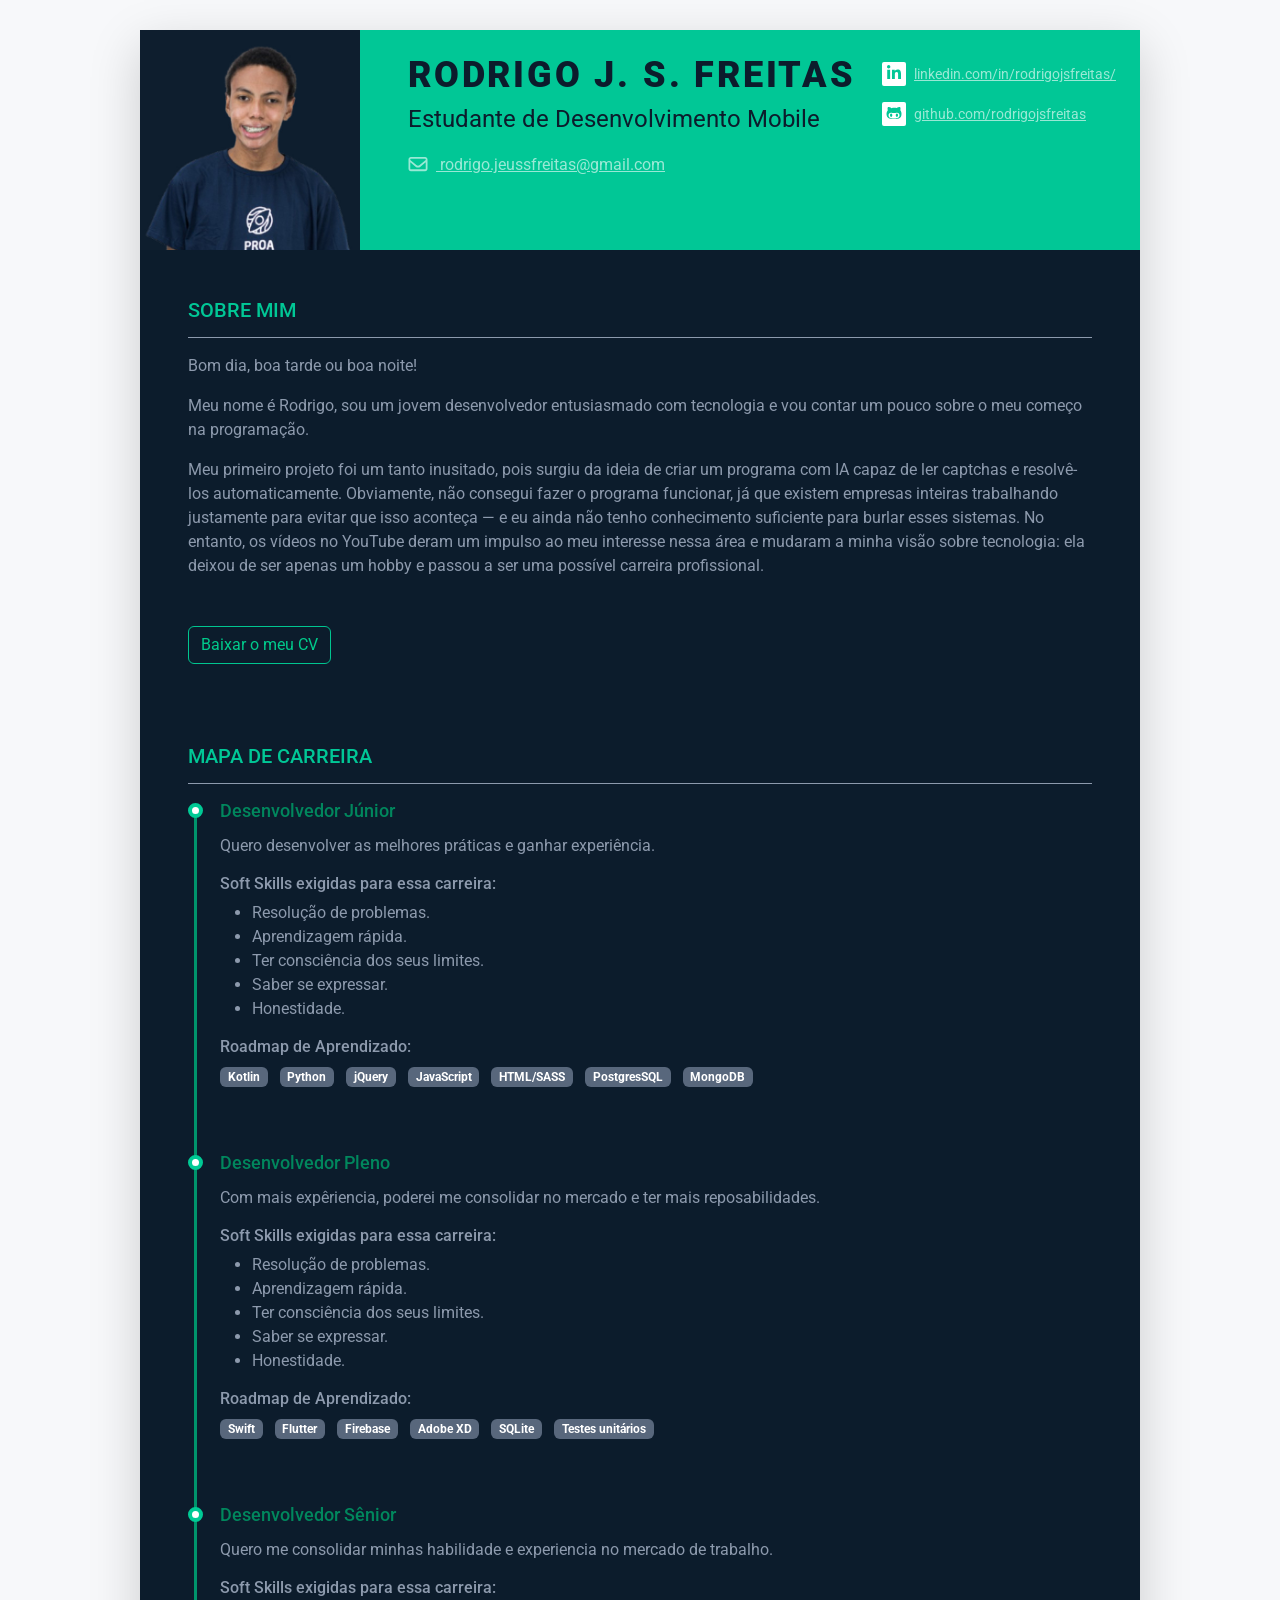
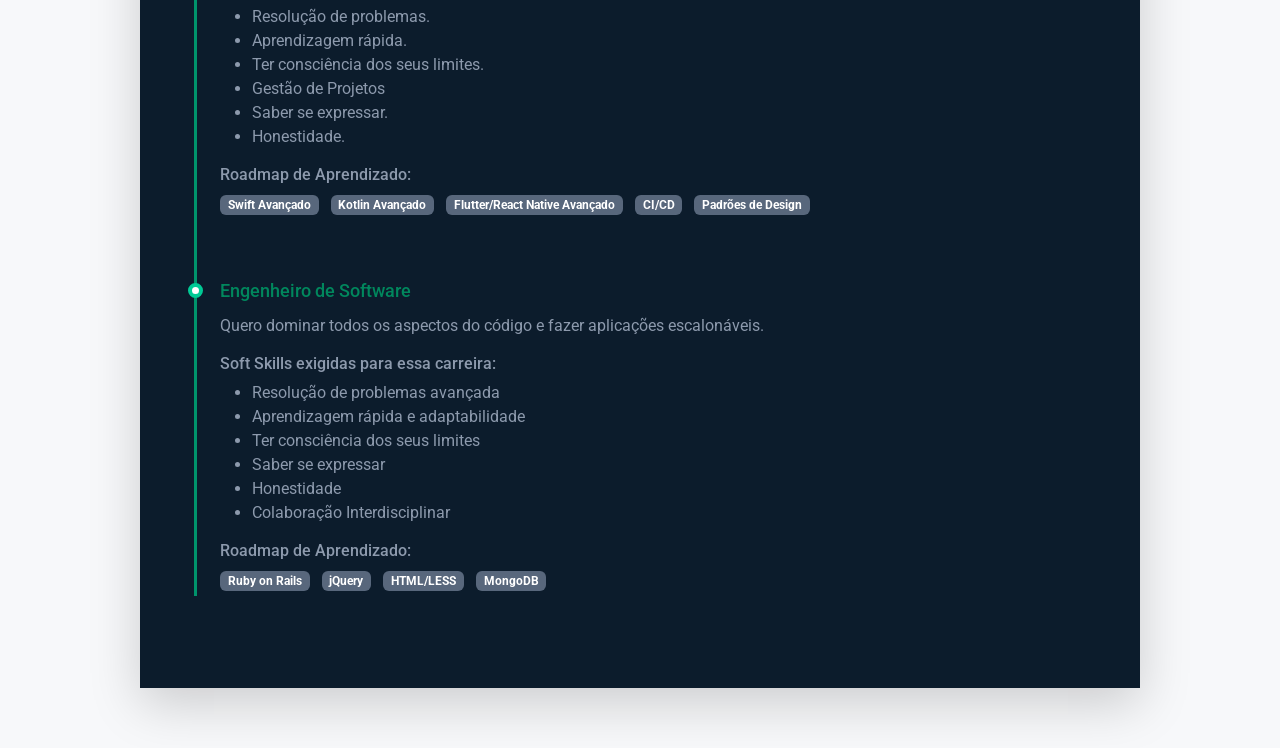
<file: index.html>
<!DOCTYPE html>
<html lang="pt-Br">

	<!-- 
		
		Instruções para manipular os arquivos. 

		1. Abra o arquivo index.html no seu editor de código.
		2. Customize o conteúdo do arquivo index.html de acordo com as suas necessidades.
		3. Altere a foto, o favicon e o título do site.
		4. O arquivo bootstrap possui variados temas de cores, escolha o que mais lhe agradar. (Olhar a pasta assets/css.)
		5. Linkedin e GitHub são apenas exemplos de redes sociais, sinta-se livre para adicionar outras redes sociais.
		6. Adicione um link para o seu currículo em PDF. (Dica: Utilize o Google Drive para hospedar o arquivo PDF e compartilhar o link.)
		7. Para as barras de afinidades com as tecnologias, você pode alterar o nome da tecnologia e a porcentagem de afinidade. Procure pela classe "progress-bar" e altere o valor de width. (Dica: A porcentagem é um valor entre 0 e 100.)
		8. Salve o arquivo e abra o arquivo index.html no seu navegador para visualizar o site.
		9. Subir no GitHub. 
		10. Publicar utilizando o GitHub Pages. (Tutorial: https://www.alura.com.br/artigos/como-colocar-projeto-no-ar-com-github-pages/)
		11. Compartilhar o link do seu site com a professora Adriana através da Planilha. 
		12. Parabéns! Você concluiu o desafio.

	-->


<head>
	<title>Rodrigo Jesus: Mapa de Carreira</title>


	<!-- Meta -->
	<meta charset="utf-8">
	<meta http-equiv="X-UA-Compatible" content="IE=edge">
	<meta name="viewport" content="width=device-width, initial-scale=1.0">
	<meta name="description" content="">
	<meta name="author" content="">
	<link rel="shortcut icon" href="/assets/images/rjsficon.png">


	<!-- Google Font -->
	<link href="https://fonts.googleapis.com/css?family=Roboto:300,400,500,700,900" rel="stylesheet">

	<!-- FontAwesome JS-->
	<script defer src="assets/fontawesome/js/all.min.js"></script>

	<!-- Theme CSS -->
	<link id="theme-style" rel="stylesheet" href="assets/css/bootstrap-6.css">

</head>

<body>

	<article class="resume-wrapper text-center position-relative">
		<div class="resume-wrapper-inner mx-auto text-start bg-white shadow-lg">
			<header class="resume-header pt-4 pt-md-0">
				<div class="row">
					<div class="col-12 col-md-auto resume-picture-holder d-flex align-items-center justify-content-center mb-3 mb-md-0">
    <img class="picture img-fluid" src="./assets/images/profile.jpg" alt="Foto de perfil" width="480" height="480">
</div>
					<div class="col">
						<div class="row p-4 justify-content-center justify-content-md-between">
							<div class="primary-info col-auto">
								<h1 class="name mt-0 mb-1 text-white text-uppercase text-uppercase">Rodrigo J. S. Freitas</h1>
								<div class="title mb-3">Estudante de Desenvolvimento Mobile</div>
								<ul class="list-unstyled">
									<li class="mb-2">
										<a class="text-link" href="mailto:rodrigo.jeussfreitas@gmail.com">
											<i class="far fa-envelope fa-fw me-2" data-fa-transform="grow-3"></i>
											rodrigo.jeussfreitas@gmail.com
										</a>
									</li>
								</ul>
							</div>
							<div class="secondary-info col-auto mt-2">
								<ul class="resume-social list-unstyled">
									<li class="mb-3"><a class="text-link" href="https://www.linkedin.com/in/rodrigojsfreitas/">
											<span class="fa-container text-center me-2">
												<i
													class="fab fa-linkedin-in fa-fw"></i></span>linkedin.com/in/rodrigojsfreitas/</a>
									</li>
									<li class="mb-3">
										<a class="text-link" href="https://github.com/rodrigojsfreitas">
											<span class="fa-container text-center me-2">
												<i class="fab fa-github-alt fa-fw"></i></span>github.com/rodrigojsfreitas
										</a>
									</li>

								</ul>
							</div>
						</div>

					</div>
				</div>
			</header>
			<div class="resume-body p-5">
				<section class="resume-section summary-section mb-5">
					<h2 class="resume-section-title text-uppercase font-weight-bold pb-3 mb-3">Sobre mim</h2>
					<div class="resume-section-content">
						<p>Bom dia, boa tarde ou boa noite!</p>
<p>Meu nome é Rodrigo, sou um jovem desenvolvedor entusiasmado com tecnologia e vou contar um pouco sobre o meu começo na programação.</p>

<p>Meu primeiro projeto foi um tanto inusitado, pois surgiu da ideia de criar um programa com IA capaz de ler captchas e resolvê-los automaticamente. Obviamente, não consegui fazer o programa funcionar, já que existem empresas inteiras trabalhando justamente para evitar que isso aconteça — e eu ainda não tenho conhecimento suficiente para burlar esses sistemas.
No entanto, os vídeos no YouTube deram um impulso ao meu interesse nessa área e mudaram a minha visão sobre tecnologia: ela deixou de ser apenas um hobby e passou a ser uma possível carreira profissional.</p>



						<!-- Altere o link para um PDF do seu Curriculo -->
				
						<a class="btn" href="https://drive.google.com/uc?export=download&id=1f5Z8u4yu5UIM0IzZhthfNNusAmbL_RD7" target="_blank" rel="noopener">Baixar o meu CV</a>
					</div>
				</section>
				<div class="row">
					<div class="col-lg-9">
						<section class="resume-section experience-section mb-5">
							<h2 class="resume-section-title text-uppercase font-weight-bold pb-3 mb-3">Mapa de Carreira
							</h2>
							<div class="resume-section-content">
								<div class="resume-timeline position-relative">
									<article class="resume-timeline-item position-relative pb-5">

										<div class="resume-timeline-item-header mb-2">
											<div class="d-flex flex-column flex-md-row">
												<h3 class="resume-position-title font-weight-bold mb-1">Desenvolvedor
													Júnior
												</h3>
											</div>
										</div>
										<div class="resume-timeline-item-desc">
											<p>Quero desenvolver as melhores práticas e ganhar experiência.</p>
											</p>
											<h4 class="resume-timeline-item-desc-heading font-weight-bold">
												Soft Skills exigidas para essa carreira:
											</h4>
											<ul>
												<li>Resolução de problemas.</li>
												<li>Aprendizagem rápida.</li>
												<li>Ter consciência dos seus limites.</li>
												<li>Saber se expressar.</li>
												<li>Honestidade.</li>
											</ul>
											<h4 class="resume-timeline-item-desc-heading font-weight-bold">
												Roadmap de Aprendizado:</h4>
											</h4>
											<ul class="list-inline">
												<li class="list-inline-item">
													<span class="badge bg-secondary badge-pill">Kotlin</span>
												</li>
												<li class="list-inline-item"><span
														class="badge bg-secondary badge-pill">Python</span></li>
												<li class="list-inline-item"><span
														class="badge bg-secondary badge-pill">jQuery</span></li>
												<li class="list-inline-item"><span
														class="badge bg-secondary badge-pill">JavaScript</span></li>
												<li class="list-inline-item"><span
														class="badge bg-secondary badge-pill">HTML/SASS</span></li>
												<li class="list-inline-item"><span
														class="badge bg-secondary badge-pill">PostgresSQL</span></li>
														
												<li class="list-inline-item"><span
														class="badge bg-secondary badge-pill">MongoDB</span></li>
											</ul>
										</div>

									</article>

									<article class="resume-timeline-item position-relative pb-5">

										<div class="resume-timeline-item-header mb-2">
											<div class="d-flex flex-column flex-md-row">
												<h3 class="resume-position-title font-weight-bold mb-1">Desenvolvedor Pleno</h3>
											</div>
										</div>
										<div class="resume-timeline-item-desc">
											<p>Com mais expêriencia, poderei me consolidar no mercado e ter mais reposabilidades.</p>
											<h4 class="resume-timeline-item-desc-heading font-weight-bold">
												Soft Skills exigidas para essa carreira:
											</h4>
											<ul>
												<li>Resolução de problemas.</li>
												<li>Aprendizagem rápida.</li>
												<li>Ter consciência dos seus limites.</li>
												<li>Saber se expressar.</li>
												<li>Honestidade.</li>
											</ul>
											<h4 class="resume-timeline-item-desc-heading font-weight-bold">
												Roadmap de Aprendizado:</h4>
											<ul class="list-inline">
												<li class="list-inline-item"><span
														class="badge bg-secondary badge-pill">Swift</span></li>
												<li class="list-inline-item"><span
														class="badge bg-secondary badge-pill">Flutter</span></li>
												<li class="list-inline-item"><span
														class="badge bg-secondary badge-pill">Firebase</span></li>
												<li class="list-inline-item"><span
														class="badge bg-secondary badge-pill">Adobe XD</span></li>
												<li class="list-inline-item"><span
														class="badge bg-secondary badge-pill">SQLite</span></li>
												<li class="list-inline-item"><span
														class="badge bg-secondary badge-pill">Testes unitários</span></li>
											</ul>
										</div>

									</article>

									<article class="resume-timeline-item position-relative pb-5">

										<div class="resume-timeline-item-header mb-2">
											<div class="d-flex flex-column flex-md-row">
												<h3 class="resume-position-title font-weight-bold mb-1">Desenvolvedor Sênior
												</h3>

											</div>
										</div>
										<div class="resume-timeline-item-desc">
											<p>Quero me consolidar minhas habilidade e experiencia no mercado de trabalho.</p>
											<h4 class="resume-timeline-item-desc-heading font-weight-bold">
												Soft Skills exigidas para essa carreira:
											</h4>
											<ul>
												<li>Resolução de problemas.</li>
												<li>Aprendizagem rápida.</li>
												<li>Ter consciência dos seus limites.</li>
												<li>Gestão de Projetos</li>
												<li>Saber se expressar.</li>
												<li>Honestidade.</li>
											</ul>
											<h4 class="resume-timeline-item-desc-heading font-weight-bold">
												Roadmap de Aprendizado:</h4>
											<ul class="list-inline">
												<li class="list-inline-item"><span
														class="badge bg-secondary badge-pill">Swift Avançado</span></li>
												<li class="list-inline-item"><span
														class="badge bg-secondary badge-pill">Kotlin Avançado</span></li>
												<li class="list-inline-item"><span
														class="badge bg-secondary badge-pill">Flutter/React Native Avançado</span></li>
												<li class="list-inline-item"><span
														class="badge bg-secondary badge-pill">CI/CD</span></li>
												<li class="list-inline-item"><span
														class="badge bg-secondary badge-pill">Padrões de Design</span></li>
											</ul>
										</div>

									</article>

									<article class="resume-timeline-item position-relative">

										<div class="resume-timeline-item-header mb-2">
											<div class="d-flex flex-column flex-md-row">
												<h3 class="resume-position-title font-weight-bold mb-1">
													Engenheiro de Software
												</h3>
											</div>
										</div>
										<div class="resume-timeline-item-desc">
										<p>Quero dominar todos os aspectos do código e fazer aplicações escalonáveis.</p>
											<h4 class="resume-timeline-item-desc-heading font-weight-bold">
												Soft Skills exigidas para essa carreira:
											</h4>
											<ul>
												<li>Resolução de problemas avançada</li>
												<li>Aprendizagem rápida e adaptabilidade</li>
												<li>Ter consciência dos seus limites</li>
												<li>Saber se expressar</li>
												<li>Honestidade</li>
												<li>Colaboração Interdisciplinar</li>
											</ul>
											<h4 class="resume-timeline-item-desc-heading font-weight-bold">
												Roadmap de Aprendizado:</h4>
											<ul class="list-inline">
												<li class="list-inline-item"><span
														class="badge bg-secondary badge-pill">Ruby on Rails</span></li>
												<li class="list-inline-item"><span
														class="badge bg-secondary badge-pill">jQuery</span></li>
												<li class="list-inline-item"><span
														class="badge bg-secondary badge-pill">HTML/LESS</span></li>
												<li class="list-inline-item"><span
														class="badge bg-secondary badge-pill">MongoDB</span></li>
											</ul>
										</div>
									</article>
								</div>
							</div>
						</section>
					</div>
					
					
					</div>
				</div>
			</div>
		</div>
	</article>
</body>

</html>
</file>
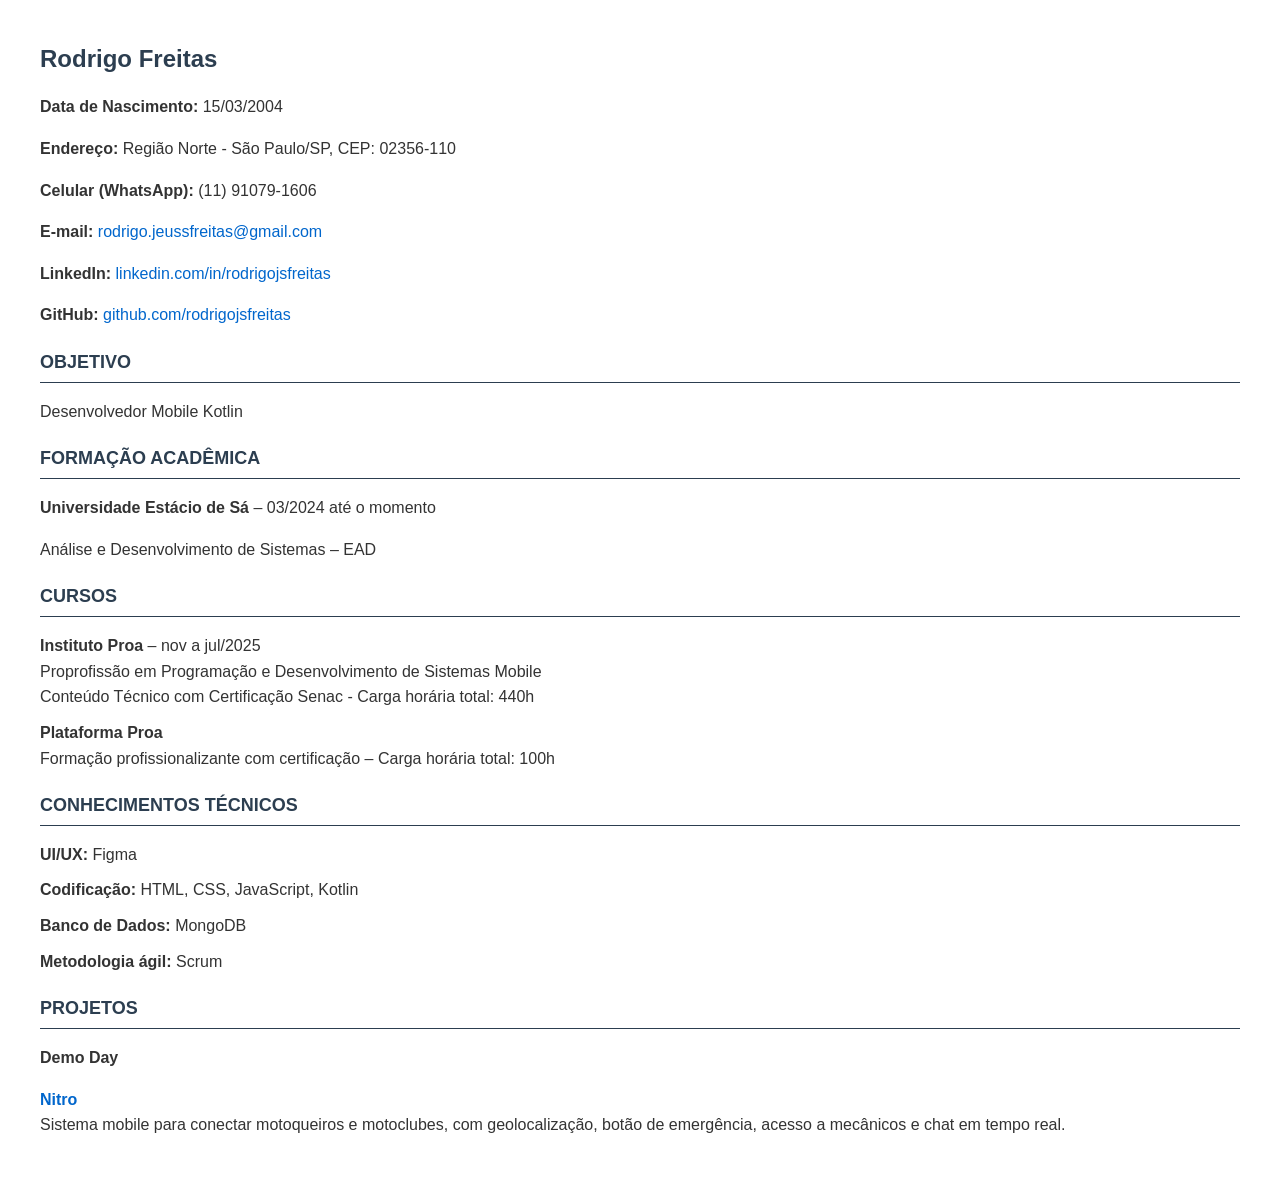
<file: cv.html>
<!DOCTYPE html>
<html lang="pt-BR">
<head>
    <meta charset="UTF-8">
    <meta name="viewport" content="width=device-width, initial-scale=1.0">
    <title>Currículo - Rodrigo Freitas</title>
    <style>
        body {
            font-family: Arial, sans-serif;
            margin: 40px;
            line-height: 1.6;
            color: #333;
        }
        h1, h2 {
            color: #2c3e50;
        }
        h1 {
            font-size: 24px;
            margin-bottom: 10px;
        }
        h2 {
            font-size: 18px;
            border-bottom: 1px solid #2c3e50;
            padding-bottom: 5px;
            margin-top: 20px;
        }
        p, li {
            font-size: 16px;
        }
        ul {
            list-style-type: none;
            padding: 0;
        }
        li {
            margin-bottom: 10px;
        }
        a {
            color: #0066cc;
            text-decoration: none;
        }
        a:hover {
            text-decoration: underline;
        }
        .section {
            margin-bottom: 20px;
        }
    </style>
</head>
<body>
    <h1>Rodrigo Freitas</h1>
    <div class="section">
        <p><strong>Data de Nascimento:</strong> 15/03/2004</p>
        <p><strong>Endereço:</strong> Região Norte - São Paulo/SP, CEP: 02356-110</p>
        <p><strong>Celular (WhatsApp):</strong> (11) 91079-1606</p>
        <p><strong>E-mail:</strong> <a href="mailto:rodrigo.jeussfreitas@gmail.com">rodrigo.jeussfreitas@gmail.com</a></p>
        <p><strong>LinkedIn:</strong> <a href="https://linkedin.com/in/rodrigojsfreitas">linkedin.com/in/rodrigojsfreitas</a></p>
        <p><strong>GitHub:</strong> <a href="https://github.com/rodrigojsfreitas">github.com/rodrigojsfreitas</a></p>
    </div>

    <h2>OBJETIVO</h2>
    <div class="section">
        <p>Desenvolvedor Mobile Kotlin</p>
    </div>

    <h2>FORMAÇÃO ACADÊMICA</h2>
    <div class="section">
        <p><strong>Universidade Estácio de Sá</strong> – 03/2024 até o momento</p>
        <p>Análise e Desenvolvimento de Sistemas – EAD</p>
    </div>

    <h2>CURSOS</h2>
    <div class="section">
        <ul>
            <li><strong>Instituto Proa</strong> – nov a jul/2025<br>
                Proprofissão em Programação e Desenvolvimento de Sistemas Mobile<br>
                Conteúdo Técnico com Certificação Senac - Carga horária total: 440h</li>
            <li><strong>Plataforma Proa</strong><br>
                Formação profissionalizante com certificação – Carga horária total: 100h</li>
        </ul>
    </div>

    <h2>CONHECIMENTOS TÉCNICOS</h2>
    <div class="section">
        <ul>
            <li><strong>UI/UX:</strong> Figma</li>
            <li><strong>Codificação:</strong> HTML, CSS, JavaScript, Kotlin</li>
            <li><strong>Banco de Dados:</strong> MongoDB</li>
            <li><strong>Metodologia ágil:</strong> Scrum</li>
        </ul>
    </div>

    <h2>PROJETOS</h2>
    <div class="section">
        <p><strong>Demo Day</strong></p>
        <p><a href="https://github.com/PlataformaNitro"><strong>Nitro</strong></a><br>
        Sistema mobile para conectar motoqueiros e motoclubes, com geolocalização, botão de emergência, acesso a mecânicos e chat em tempo real.</p>
    </div>
</body>
</html>
</file>
